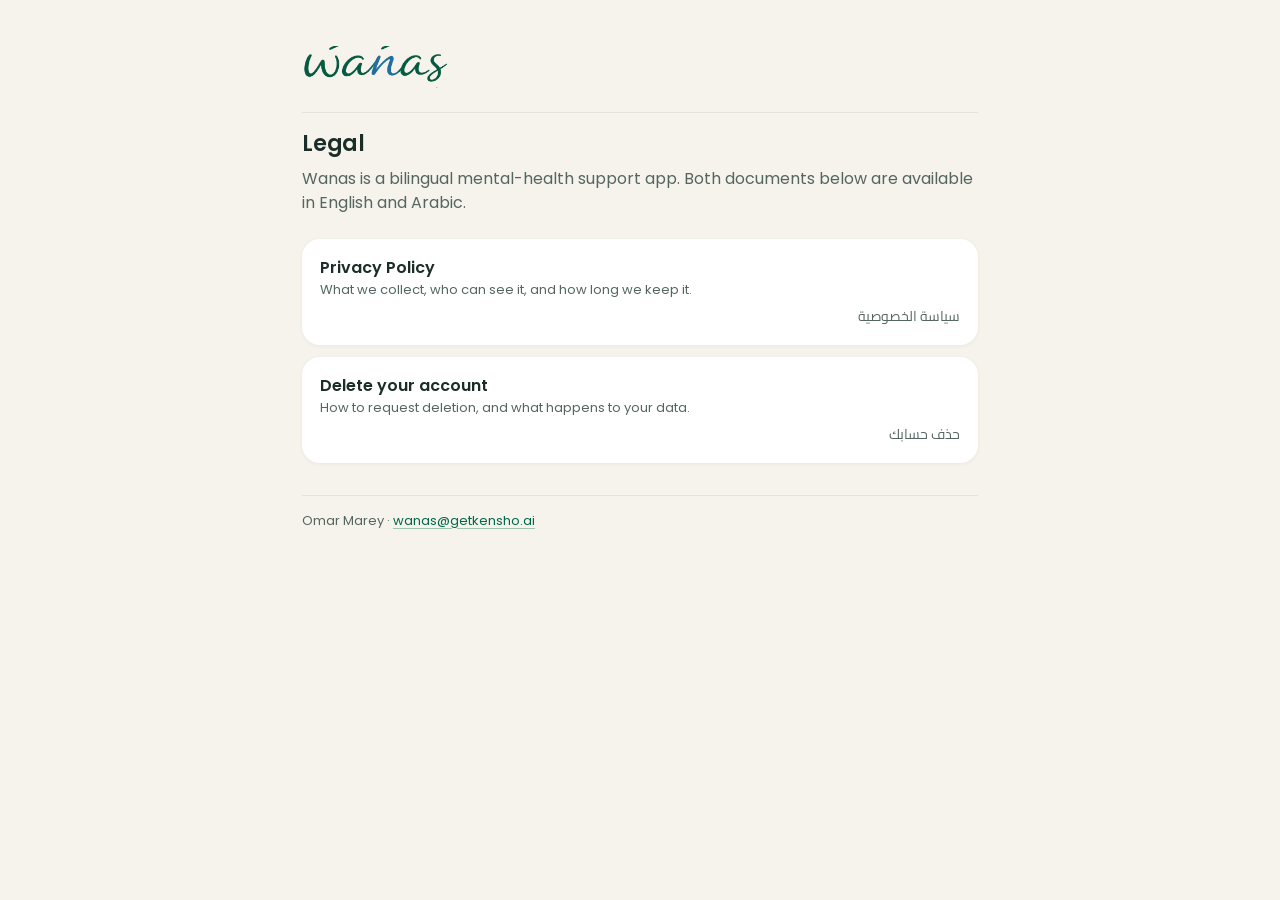
<file: index.html>
<!doctype html>
<html lang="en" dir="ltr">
<head>
<meta charset="utf-8">
<meta name="viewport" content="width=device-width, initial-scale=1">
<title>Wanas — Legal</title>
<meta name="description" content="Wanas privacy policy and account deletion.">
<meta name="theme-color" content="#F6F3EC">
<link rel="stylesheet" href="style.css">
<style>
  .links { display: grid; gap: var(--sp-md); margin-top: var(--sp-xl); }
  .links a {
    display: block;
    background: var(--card);
    border-radius: var(--r-lg);
    padding: var(--sp-card);
    box-shadow: var(--e-raised);
    text-decoration: none;
    color: var(--ink);
  }
  .links a:hover { box-shadow: var(--e-soft); }
  .links .t { font-size: 16px; line-height: 22px; font-weight: 600; }
  .links .d { font-size: 13px; line-height: 18px; color: var(--slate); margin-top: 2px; }
  .links .ar { font-family: var(--font-arabic); direction: rtl; margin-top: 6px; color: var(--slate); font-size: 14px; }
</style>
</head>
<body>
<div class="wrap">

<header class="masthead">
  <a class="brand" href="index.html">
    <img src="wanas-logo.png" alt="Wanas" width="520" height="149">
  </a>
</header>

<h1>Legal</h1>
<p class="lede">Wanas is a bilingual mental-health support app. Both documents below are available in English and Arabic.</p>

<nav class="links">
  <a href="privacy-policy.html">
    <div class="t">Privacy Policy</div>
    <div class="d">What we collect, who can see it, and how long we keep it.</div>
    <div class="ar">سياسة الخصوصية</div>
  </a>
  <a href="delete-account.html">
    <div class="t">Delete your account</div>
    <div class="d">How to request deletion, and what happens to your data.</div>
    <div class="ar">حذف حسابك</div>
  </a>
</nav>

<footer>
  <p>Omar Marey · <a href="mailto:wanas@getkensho.ai">wanas@getkensho.ai</a></p>
</footer>

</div>
</body>
</html>
</file>
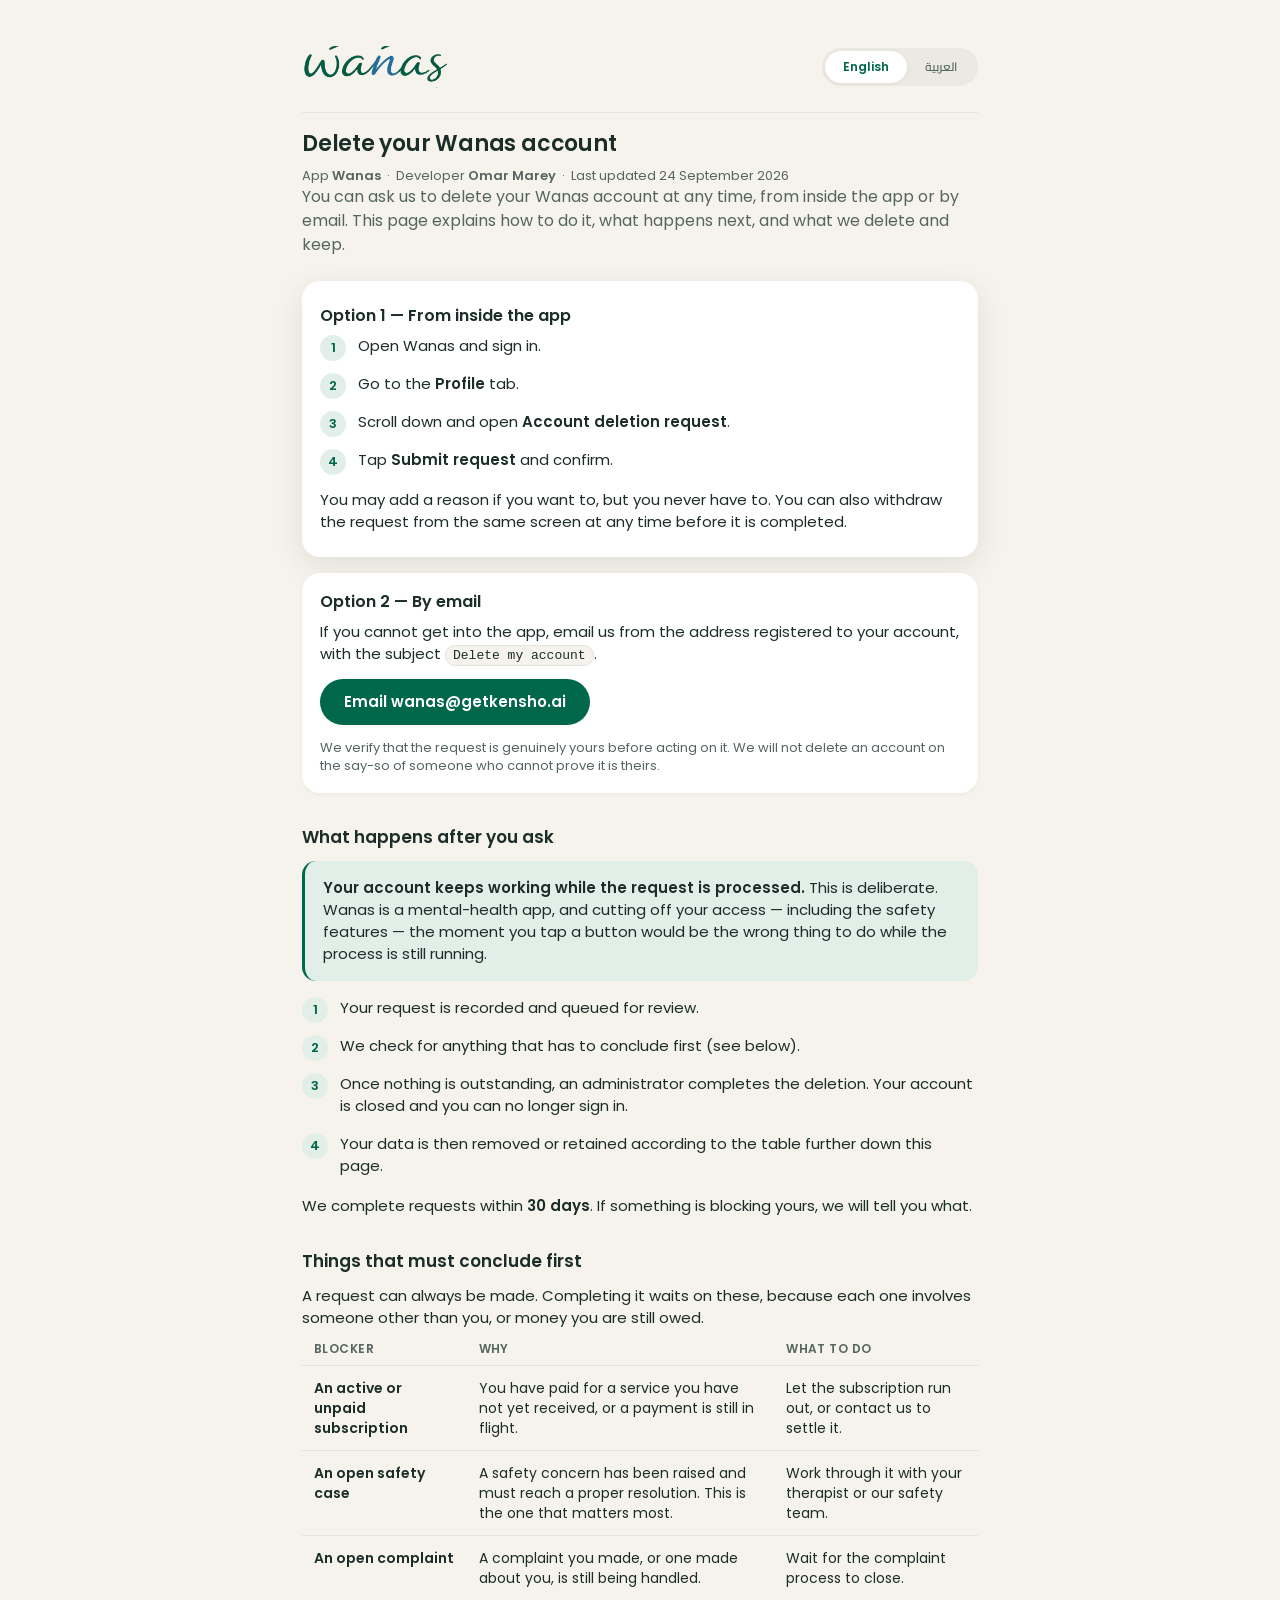
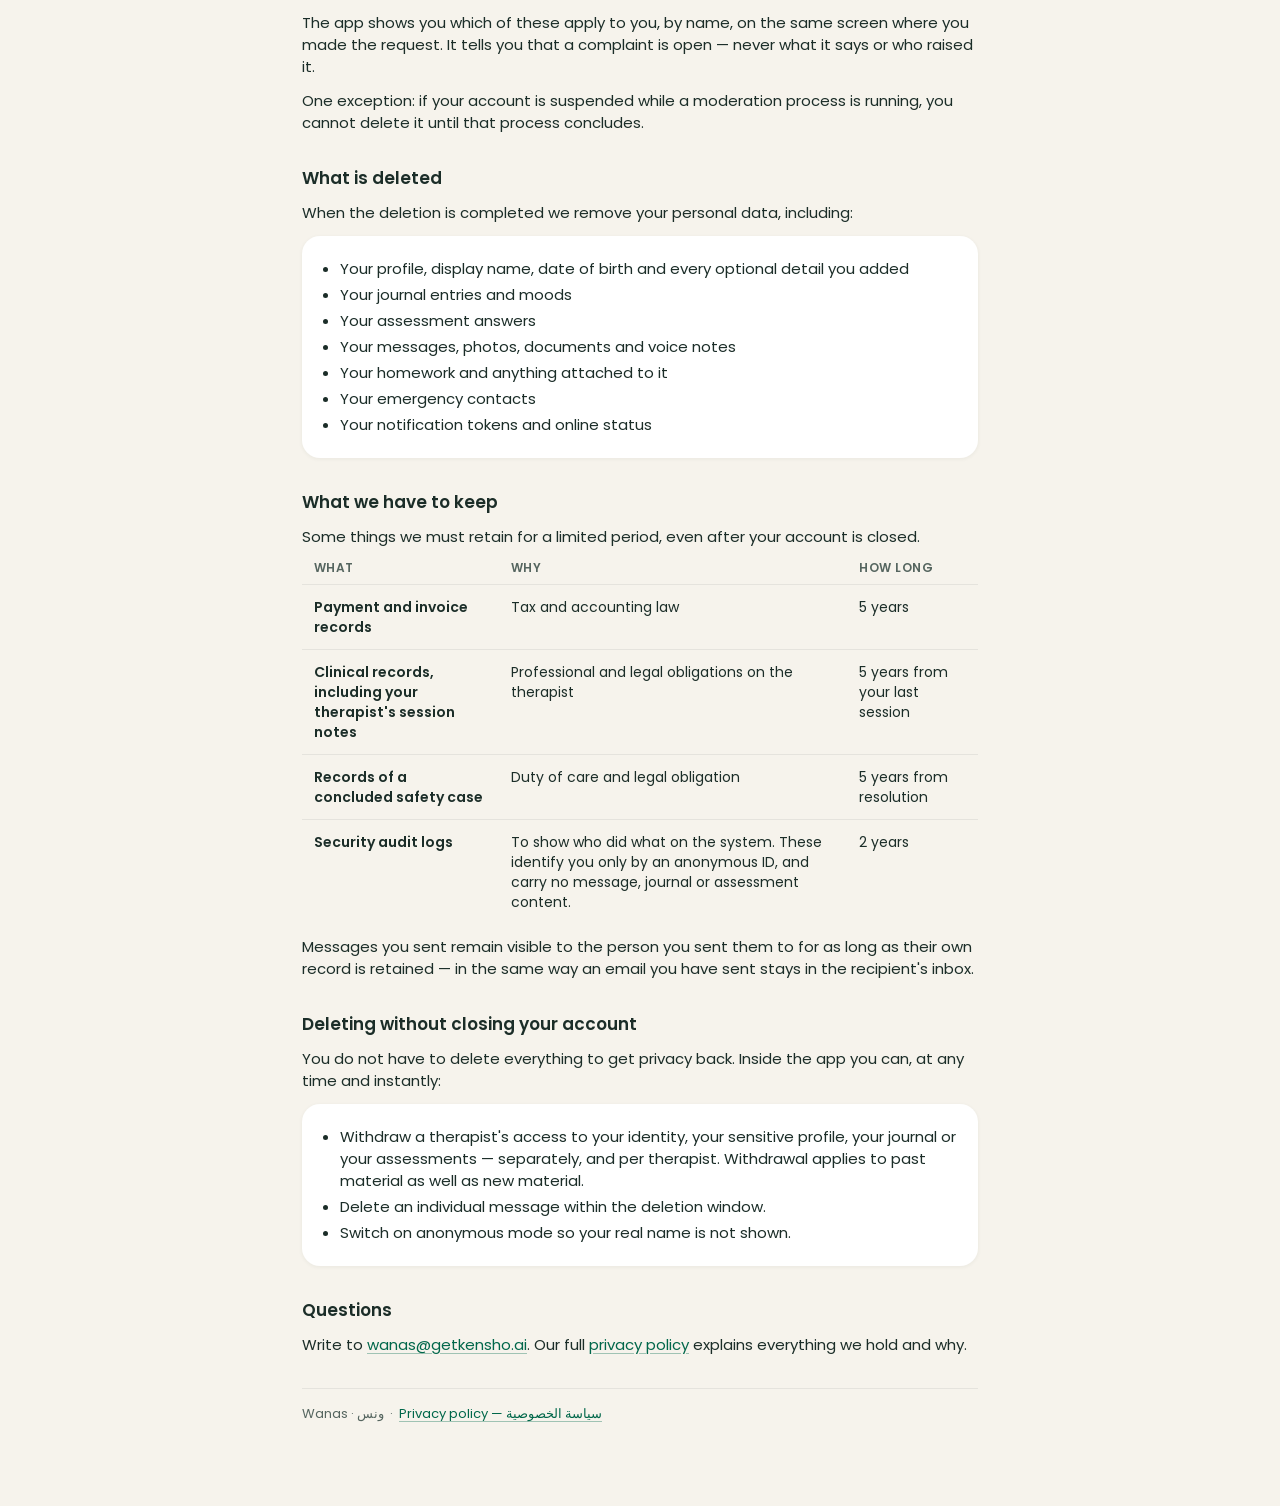
<file: delete-account.html>
<!doctype html>
<html lang="en" dir="ltr">
<head>
<meta charset="utf-8">
<meta name="viewport" content="width=device-width, initial-scale=1">
<title>Wanas — Delete your account</title>
<meta name="description" content="How to request deletion of your Wanas account and what happens to your data afterwards.">
<meta name="theme-color" content="#F6F3EC">
<link rel="stylesheet" href="style.css">
</head>
<body>
<div class="wrap">

<header class="masthead">
  <a class="brand" href="index.html">
    <img src="wanas-logo.png" alt="Wanas" width="520" height="149">
  </a>
  <div class="segmented" role="group" aria-label="Language">
    <button id="btn-en" aria-pressed="true" onclick="setLang('en')">English</button>
    <button id="btn-ar" aria-pressed="false" onclick="setLang('ar')">العربية</button>
  </div>
</header>

<!-- ══════════════════════════ ENGLISH ══════════════════════════ -->
<div class="lang on" id="en">

<h1>Delete your Wanas account</h1>
<p class="meta">App <strong>Wanas</strong> &nbsp;·&nbsp; Developer <strong>Omar Marey</strong> &nbsp;·&nbsp; Last updated 24 September 2026</p>

<p class="lede">You can ask us to delete your Wanas account at any time, from inside the app or by email. This page explains how to do it, what happens next, and what we delete and keep.</p>

<div class="card hero">
  <h3>Option 1 — From inside the app</h3>
  <ol class="steps">
    <li>Open Wanas and sign in.</li>
    <li>Go to the <strong>Profile</strong> tab.</li>
    <li>Scroll down and open <strong>Account deletion request</strong>.</li>
    <li>Tap <strong>Submit request</strong> and confirm.</li>
  </ol>
  <p style="margin-top:18px">You may add a reason if you want to, but you never have to. You can also withdraw the request from the same screen at any time before it is completed.</p>
</div>

<div class="card">
  <h3>Option 2 — By email</h3>
  <p>If you cannot get into the app, email us from the address registered to your account, with the subject <code>Delete my account</code>.</p>
  <p><a class="btn" href="mailto:wanas@getkensho.ai?subject=Delete%20my%20account">Email wanas@getkensho.ai</a></p>
  <p class="meta" style="margin-top:14px">We verify that the request is genuinely yours before acting on it. We will not delete an account on the say-so of someone who cannot prove it is theirs.</p>
</div>

<h2>What happens after you ask</h2>

<div class="callout good">
  <p><strong>Your account keeps working while the request is processed.</strong> This is deliberate. Wanas is a mental-health app, and cutting off your access — including the safety features — the moment you tap a button would be the wrong thing to do while the process is still running.</p>
</div>

<ol class="steps">
  <li>Your request is recorded and queued for review.</li>
  <li>We check for anything that has to conclude first (see below).</li>
  <li>Once nothing is outstanding, an administrator completes the deletion. Your account is closed and you can no longer sign in.</li>
  <li>Your data is then removed or retained according to the table further down this page.</li>
</ol>

<p style="margin-top:18px">We complete requests within <strong>30 days</strong>. If something is blocking yours, we will tell you what.</p>

<h2>Things that must conclude first</h2>
<p>A request can always be made. Completing it waits on these, because each one involves someone other than you, or money you are still owed.</p>
<table>
  <thead><tr><th>Blocker</th><th>Why</th><th>What to do</th></tr></thead>
  <tbody>
    <tr>
      <td>An active or unpaid subscription</td>
      <td>You have paid for a service you have not yet received, or a payment is still in flight.</td>
      <td>Let the subscription run out, or contact us to settle it.</td>
    </tr>
    <tr>
      <td>An open safety case</td>
      <td>A safety concern has been raised and must reach a proper resolution. This is the one that matters most.</td>
      <td>Work through it with your therapist or our safety team.</td>
    </tr>
    <tr>
      <td>An open complaint</td>
      <td>A complaint you made, or one made about you, is still being handled.</td>
      <td>Wait for the complaint process to close.</td>
    </tr>
  </tbody>
</table>
<p>The app shows you which of these apply to you, by name, on the same screen where you made the request. It tells you that a complaint is open — never what it says or who raised it.</p>
<p>One exception: if your account is suspended while a moderation process is running, you cannot delete it until that process concludes.</p>

<h2>What is deleted</h2>
<p>When the deletion is completed we remove your personal data, including:</p>
<div class="card">
  <ul>
    <li>Your profile, display name, date of birth and every optional detail you added</li>
    <li>Your journal entries and moods</li>
    <li>Your assessment answers</li>
    <li>Your messages, photos, documents and voice notes</li>
    <li>Your homework and anything attached to it</li>
    <li>Your emergency contacts</li>
    <li>Your notification tokens and online status</li>
  </ul>
</div>

<h2>What we have to keep</h2>
<p>Some things we must retain for a limited period, even after your account is closed.</p>
<table>
  <thead><tr><th>What</th><th>Why</th><th>How long</th></tr></thead>
  <tbody>
    <tr><td>Payment and invoice records</td><td>Tax and accounting law</td><td>5 years</td></tr>
    <tr><td>Clinical records, including your therapist's session notes</td><td>Professional and legal obligations on the therapist</td><td>5 years from your last session</td></tr>
    <tr><td>Records of a concluded safety case</td><td>Duty of care and legal obligation</td><td>5 years from resolution</td></tr>
    <tr><td>Security audit logs</td><td>To show who did what on the system. These identify you only by an anonymous ID, and carry no message, journal or assessment content.</td><td>2 years</td></tr>
  </tbody>
</table>

<p>Messages you sent remain visible to the person you sent them to for as long as their own record is retained — in the same way an email you have sent stays in the recipient's inbox.</p>

<h2>Deleting without closing your account</h2>
<p>You do not have to delete everything to get privacy back. Inside the app you can, at any time and instantly:</p>
<div class="card">
  <ul>
    <li>Withdraw a therapist's access to your identity, your sensitive profile, your journal or your assessments — separately, and per therapist. Withdrawal applies to past material as well as new material.</li>
    <li>Delete an individual message within the deletion window.</li>
    <li>Switch on anonymous mode so your real name is not shown.</li>
  </ul>
</div>

<h2>Questions</h2>
<p>Write to <a href="mailto:wanas@getkensho.ai">wanas@getkensho.ai</a>. Our full <a href="privacy-policy.html">privacy policy</a> explains everything we hold and why.</p>

</div>

<!-- ══════════════════════════ ARABIC ══════════════════════════ -->
<div class="lang" id="ar" dir="rtl" lang="ar">

<h1>حذف حسابك في ونس</h1>
<p class="meta">التطبيق <strong>ونس</strong> &nbsp;·&nbsp; المطوّر <strong>عمر مرعي</strong> &nbsp;·&nbsp; آخر تحديث ٢٤ سبتمبر ٢٠٢٦</p>

<p class="lede">يمكنك أن تطلب منا حذف حسابك في ونس في أي وقت، من داخل التطبيق أو عبر البريد الإلكتروني. توضح هذه الصفحة كيف تفعل ذلك، وماذا يحدث بعده، وما الذي نحذفه وما الذي نحتفظ به.</p>

<div class="card hero">
  <h3>الطريقة الأولى — من داخل التطبيق</h3>
  <ol class="steps">
    <li>افتح ونس وسجّل الدخول.</li>
    <li>انتقل إلى تبويب <strong>الملف الشخصي</strong>.</li>
    <li>انزل لأسفل وافتح <strong>طلب حذف الحساب</strong>.</li>
    <li>اضغط <strong>قدّم الطلب</strong> ثم أكّد.</li>
  </ol>
  <p style="margin-top:18px">يمكنك إضافة سبب إن أردت، لكنك لست مضطرًا أبدًا. ويمكنك كذلك سحب الطلب من الشاشة نفسها في أي وقت قبل اكتماله.</p>
</div>

<div class="card">
  <h3>الطريقة الثانية — عبر البريد الإلكتروني</h3>
  <p>إذا تعذّر عليك الدخول إلى التطبيق، راسلنا من البريد المسجّل في حسابك وليكن الموضوع <code>حذف حسابي</code>.</p>
  <p><a class="btn" href="mailto:wanas@getkensho.ai?subject=%D8%AD%D8%B0%D9%81%20%D8%AD%D8%B3%D8%A7%D8%A8%D9%8A">راسلنا على wanas@getkensho.ai</a></p>
  <p class="meta" style="margin-top:14px">ونتحقق من أن الطلب صادر منك فعلًا قبل تنفيذه. فلن نحذف حسابًا بناءً على كلام شخص لا يستطيع إثبات أنه صاحبه.</p>
</div>

<h2>ماذا يحدث بعد طلبك</h2>

<div class="callout good">
  <p><strong>يظل حسابك يعمل أثناء معالجة الطلب.</strong> وهذا مقصود. ونس تطبيق للصحة النفسية، وقطع وصولك — بما في ذلك خصائص السلامة — بمجرد ضغطك على زر سيكون تصرفًا خاطئًا والإجراء ما زال جاريًا.</p>
</div>

<ol class="steps">
  <li>يُسجَّل طلبك ويُدرَج للمراجعة.</li>
  <li>نتحقق مما يجب أن ينتهي أولًا (انظر أدناه).</li>
  <li>وحين لا يتبقى شيء معلّق، يُتِم أحد المشرفين الحذف. يُغلق حسابك ولن تستطيع تسجيل الدخول بعدها.</li>
  <li>ثم تُحذف بياناتك أو يُحتفظ بها وفق الجدول الوارد أسفل هذه الصفحة.</li>
</ol>

<p style="margin-top:18px">ونُتِم الطلبات خلال <strong>٣٠ يومًا</strong>. وإن كان هناك ما يعطّل طلبك، فسنخبرك به.</p>

<h2>ما يجب أن ينتهي أولًا</h2>
<p>يمكن تقديم الطلب دائمًا. أما إتمامه فينتظر هذه الأمور، لأن كلًّا منها يخص شخصًا آخر غيرك أو مالًا ما زال مستحقًا لك.</p>
<table>
  <thead><tr><th>المعطِّل</th><th>السبب</th><th>ما ينبغي فعله</th></tr></thead>
  <tbody>
    <tr>
      <td>اشتراك ساري أو غير مسدد</td>
      <td>دفعت مقابل خدمة لم تحصل عليها بعد، أو هناك عملية دفع ما زالت جارية.</td>
      <td>اترك الاشتراك ينتهي، أو تواصل معنا لتسويته.</td>
    </tr>
    <tr>
      <td>حالة سلامة مفتوحة</td>
      <td>أُثيرت مسألة تتعلق بالسلامة ويجب أن تصل إلى خاتمة سليمة. وهذا هو الأهم بينها.</td>
      <td>استكملها مع معالجك أو مع فريق السلامة لدينا.</td>
    </tr>
    <tr>
      <td>شكوى مفتوحة</td>
      <td>شكوى قدّمتها أنت أو قُدِّمت بشأنك وما زالت قيد المعالجة.</td>
      <td>انتظر إغلاق إجراء الشكوى.</td>
    </tr>
  </tbody>
</table>
<p>ويعرض لك التطبيق أيًّا من هذه ينطبق عليك، بالاسم، على الشاشة نفسها التي قدّمت منها الطلب. فيخبرك بأن هناك شكوى مفتوحة — لا بما ورد فيها ولا بمن قدّمها.</p>
<p>واستثناء واحد: إذا كان حسابك موقوفًا أثناء إجراء إشرافي، فلن تتمكن من حذفه حتى ينتهي ذلك الإجراء.</p>

<h2>ما يُحذف</h2>
<p>عند إتمام الحذف نزيل بياناتك الشخصية، ومنها:</p>
<div class="card">
  <ul>
    <li>ملفك الشخصي واسم العرض وتاريخ الميلاد وكل تفصيل اختياري أضفته</li>
    <li>تدوينات يومياتك وحالاتك المزاجية</li>
    <li>إجابات تقييماتك</li>
    <li>رسائلك وصورك ومستنداتك ورسائلك الصوتية</li>
    <li>واجباتك وما أُرفق بها</li>
    <li>جهات اتصال الطوارئ الخاصة بك</li>
    <li>رموز الإشعارات وحالة اتصالك</li>
  </ul>
</div>

<h2>ما يلزمنا الاحتفاظ به</h2>
<p>هناك أمور يلزمنا الاحتفاظ بها مدةً محددة، حتى بعد إغلاق حسابك.</p>
<table>
  <thead><tr><th>ما هو</th><th>السبب</th><th>المدة</th></tr></thead>
  <tbody>
    <tr><td>سجلات الدفع والفواتير</td><td>القانون الضريبي والمحاسبي</td><td>٥ سنوات</td></tr>
    <tr><td>السجلات الإكلينيكية، ومنها ملاحظات جلسات معالجك</td><td>التزامات مهنية وقانونية على المعالج</td><td>٥ سنوات من آخر جلسة</td></tr>
    <tr><td>سجلات حالة سلامة منتهية</td><td>واجب الرعاية والتزام قانوني</td><td>٥ سنوات من إغلاقها</td></tr>
    <tr><td>سجلات التدقيق الأمنية</td><td>لبيان من فعل ماذا في النظام. وهي لا تعرّفك إلا بمعرّف مجهول، ولا تحتوي على نص رسائل أو يوميات أو تقييمات.</td><td>سنتان</td></tr>
  </tbody>
</table>

<p>وتبقى الرسائل التي أرسلتها ظاهرة لمن أرسلتها إليه ما دام سجله هو محفوظًا، تمامًا كرسالة بريد أرسلتها فبقيت في بريد المستلم.</p>

<h2>الحذف دون إغلاق الحساب</h2>
<p>لست مضطرًا لحذف كل شيء لتستعيد خصوصيتك. فداخل التطبيق يمكنك، في أي وقت وفورًا:</p>
<div class="card">
  <ul>
    <li>سحب وصول معالج إلى هويتك أو ملفك الحساس أو يومياتك أو تقييماتك — كلٌّ على حدة، ولكل معالج بمفرده. والسحب يسري على ما مضى كما على الجديد.</li>
    <li>حذف رسالة بعينها خلال مهلة الحذف.</li>
    <li>تفعيل الوضع المجهول فلا يظهر اسمك الحقيقي.</li>
  </ul>
</div>

<h2>استفسارات</h2>
<p>راسلنا على <a href="mailto:wanas@getkensho.ai">wanas@getkensho.ai</a>. وتشرح <a href="privacy-policy.html">سياسة الخصوصية</a> الكاملة كل ما نحتفظ به وسببه.</p>

</div>

<footer>
  <p>Wanas · ونس &nbsp;·&nbsp; <a href="privacy-policy.html">Privacy policy — سياسة الخصوصية</a></p>
</footer>

</div>

<script>
function setLang(code) {
  document.querySelectorAll('.lang').forEach(function (el) {
    el.classList.toggle('on', el.id === code);
  });
  document.getElementById('btn-en').setAttribute('aria-pressed', String(code === 'en'));
  document.getElementById('btn-ar').setAttribute('aria-pressed', String(code === 'ar'));
  document.documentElement.lang = code;
  document.documentElement.dir = code === 'ar' ? 'rtl' : 'ltr';
  try { localStorage.setItem('wanas-legal-lang', code); } catch (e) { /* private mode */ }
}
try {
  var saved = localStorage.getItem('wanas-legal-lang');
  if (saved === 'ar' || saved === 'en') setLang(saved);
  else if ((navigator.language || '').slice(0, 2) === 'ar') setLang('ar');
} catch (e) { /* private mode */ }
</script>

</body>
</html>
</file>
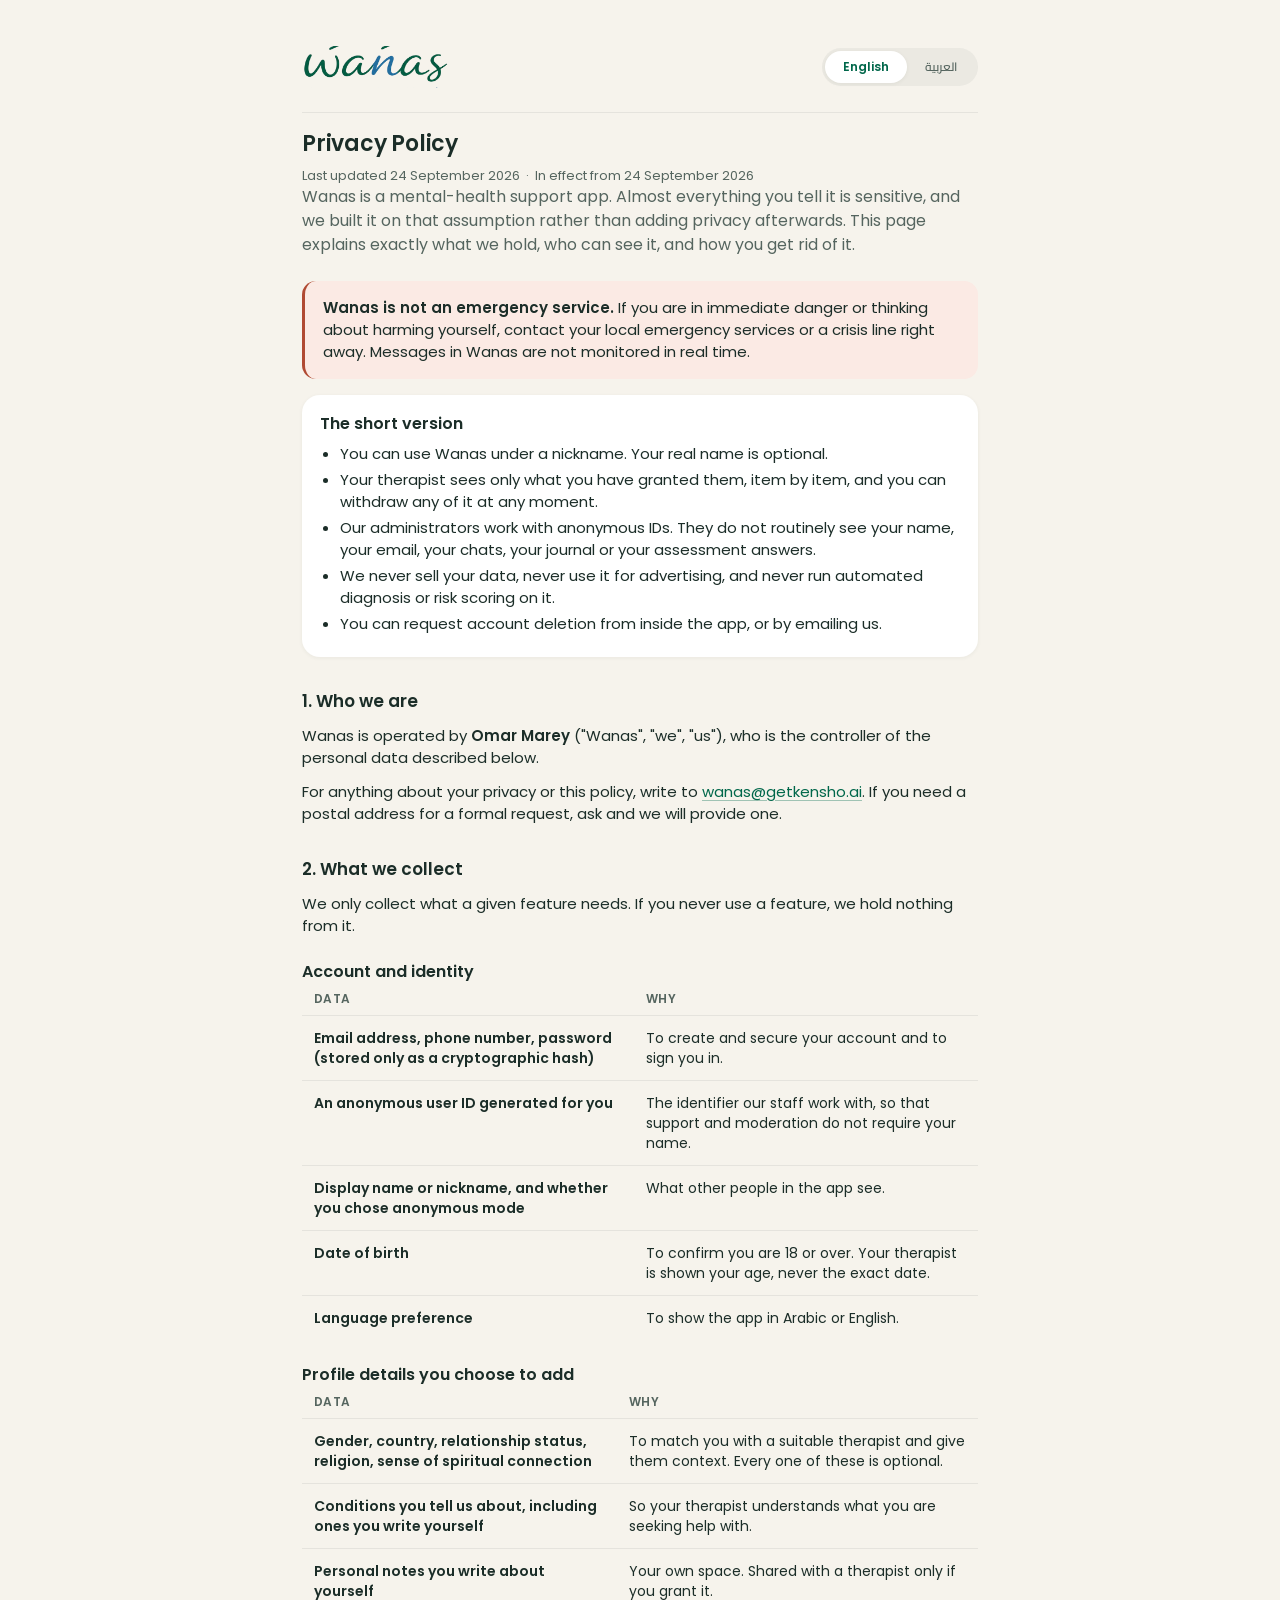
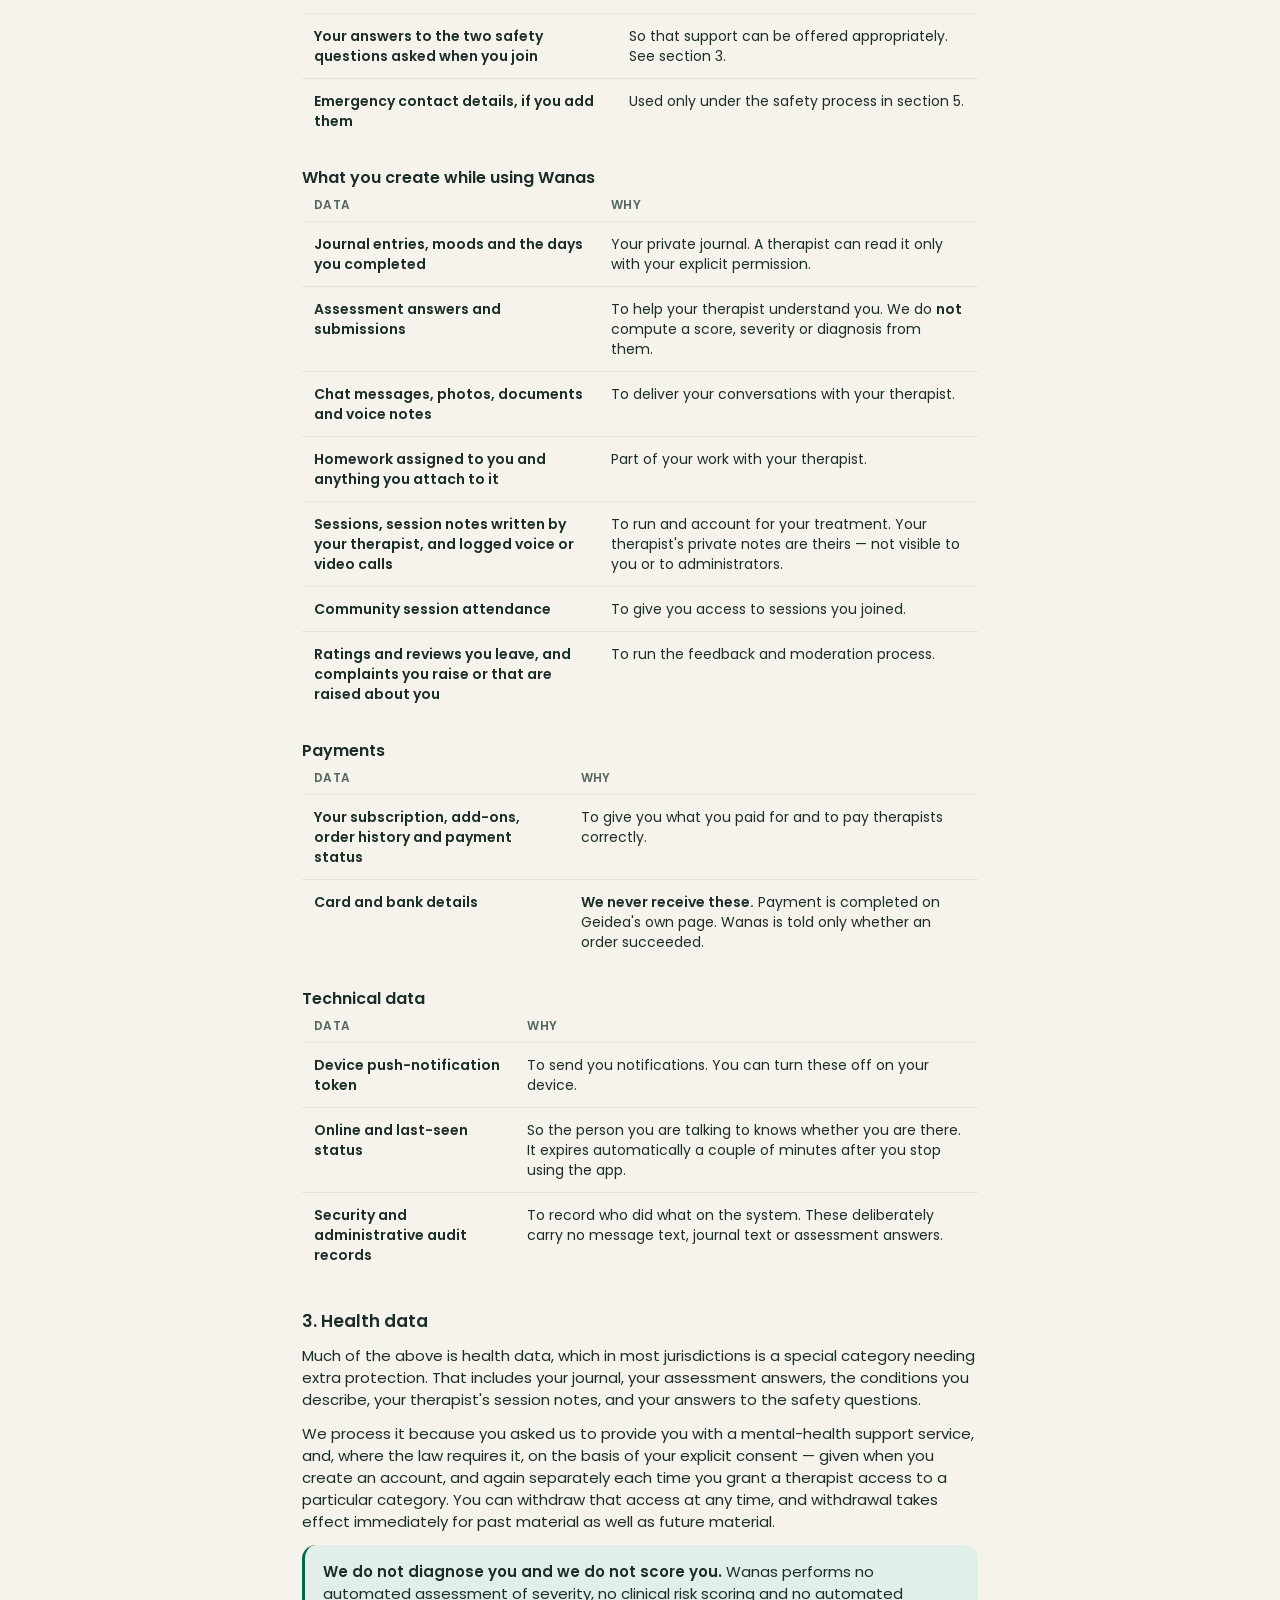
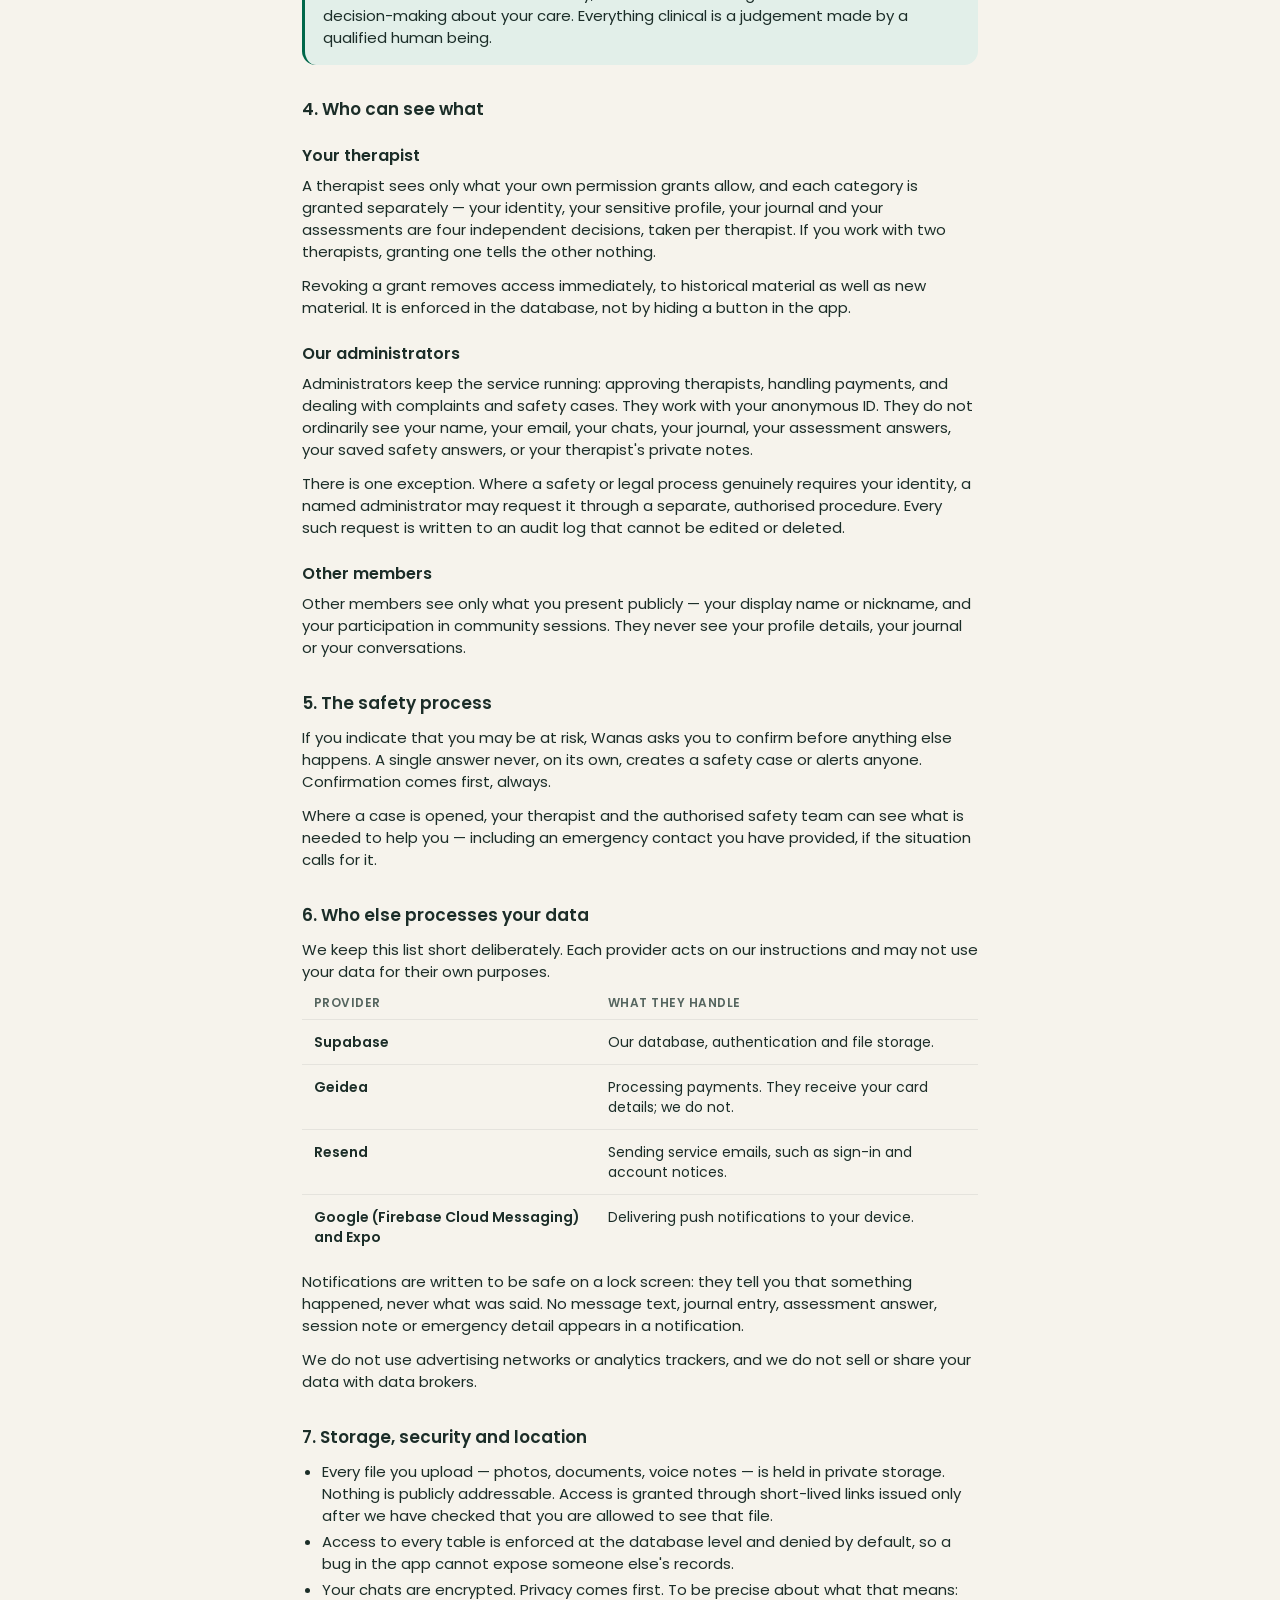
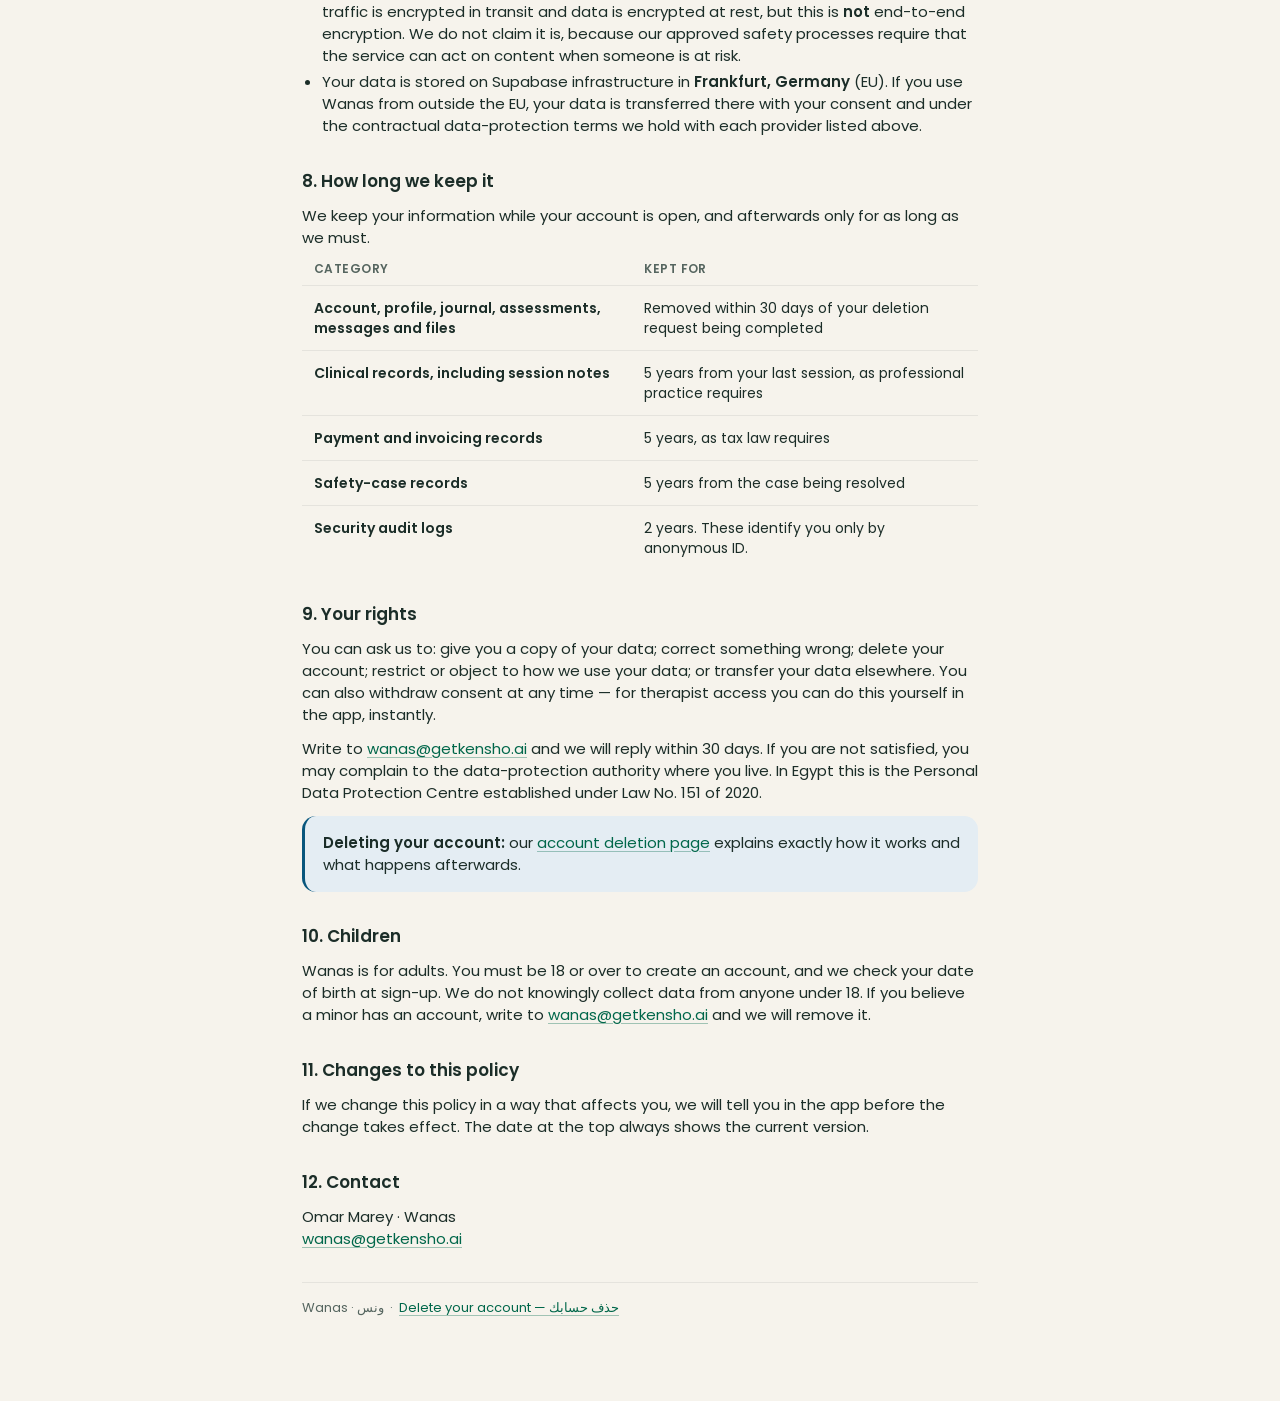
<file: privacy-policy.html>
<!doctype html>
<html lang="en" dir="ltr">
<head>
<meta charset="utf-8">
<meta name="viewport" content="width=device-width, initial-scale=1">
<title>Wanas — Privacy Policy</title>
<meta name="description" content="How the Wanas mental-health support app collects, uses, protects and deletes your information.">
<meta name="theme-color" content="#F6F3EC">
<link rel="stylesheet" href="style.css">
</head>
<body>
<div class="wrap">

<header class="masthead">
  <a class="brand" href="index.html">
    <img src="wanas-logo.png" alt="Wanas" width="520" height="149">
  </a>
  <div class="segmented" role="group" aria-label="Language">
    <button id="btn-en" aria-pressed="true" onclick="setLang('en')">English</button>
    <button id="btn-ar" aria-pressed="false" onclick="setLang('ar')">العربية</button>
  </div>
</header>

<!-- ══════════════════════════ ENGLISH ══════════════════════════ -->
<div class="lang on" id="en">

<h1>Privacy Policy</h1>
<p class="meta">Last updated 24 September 2026 &nbsp;·&nbsp; In effect from 24 September 2026</p>

<p class="lede">Wanas is a mental-health support app. Almost everything you tell it is sensitive, and we built it on that assumption rather than adding privacy afterwards. This page explains exactly what we hold, who can see it, and how you get rid of it.</p>

<div class="callout alert">
  <p><strong>Wanas is not an emergency service.</strong> If you are in immediate danger or thinking about harming yourself, contact your local emergency services or a crisis line right away. Messages in Wanas are not monitored in real time.</p>
</div>

<div class="card">
  <h3>The short version</h3>
  <ul>
    <li>You can use Wanas under a nickname. Your real name is optional.</li>
    <li>Your therapist sees only what you have granted them, item by item, and you can withdraw any of it at any moment.</li>
    <li>Our administrators work with anonymous IDs. They do not routinely see your name, your email, your chats, your journal or your assessment answers.</li>
    <li>We never sell your data, never use it for advertising, and never run automated diagnosis or risk scoring on it.</li>
    <li>You can request account deletion from inside the app, or by emailing us.</li>
  </ul>
</div>

<h2>1. Who we are</h2>
<p>Wanas is operated by <strong>Omar Marey</strong> ("Wanas", "we", "us"), who is the controller of the personal data described below.</p>
<p>For anything about your privacy or this policy, write to <a href="mailto:wanas@getkensho.ai">wanas@getkensho.ai</a>. If you need a postal address for a formal request, ask and we will provide one.</p>

<h2>2. What we collect</h2>
<p>We only collect what a given feature needs. If you never use a feature, we hold nothing from it.</p>

<h3>Account and identity</h3>
<table>
  <thead><tr><th>Data</th><th>Why</th></tr></thead>
  <tbody>
    <tr><td>Email address, phone number, password (stored only as a cryptographic hash)</td><td>To create and secure your account and to sign you in.</td></tr>
    <tr><td>An anonymous user ID generated for you</td><td>The identifier our staff work with, so that support and moderation do not require your name.</td></tr>
    <tr><td>Display name or nickname, and whether you chose anonymous mode</td><td>What other people in the app see.</td></tr>
    <tr><td>Date of birth</td><td>To confirm you are 18 or over. Your therapist is shown your age, never the exact date.</td></tr>
    <tr><td>Language preference</td><td>To show the app in Arabic or English.</td></tr>
  </tbody>
</table>

<h3>Profile details you choose to add</h3>
<table>
  <thead><tr><th>Data</th><th>Why</th></tr></thead>
  <tbody>
    <tr><td>Gender, country, relationship status, religion, sense of spiritual connection</td><td>To match you with a suitable therapist and give them context. Every one of these is optional.</td></tr>
    <tr><td>Conditions you tell us about, including ones you write yourself</td><td>So your therapist understands what you are seeking help with.</td></tr>
    <tr><td>Personal notes you write about yourself</td><td>Your own space. Shared with a therapist only if you grant it.</td></tr>
    <tr><td>Your answers to the two safety questions asked when you join</td><td>So that support can be offered appropriately. See section 3.</td></tr>
    <tr><td>Emergency contact details, if you add them</td><td>Used only under the safety process in section 5.</td></tr>
  </tbody>
</table>

<h3>What you create while using Wanas</h3>
<table>
  <thead><tr><th>Data</th><th>Why</th></tr></thead>
  <tbody>
    <tr><td>Journal entries, moods and the days you completed</td><td>Your private journal. A therapist can read it only with your explicit permission.</td></tr>
    <tr><td>Assessment answers and submissions</td><td>To help your therapist understand you. We do <strong>not</strong> compute a score, severity or diagnosis from them.</td></tr>
    <tr><td>Chat messages, photos, documents and voice notes</td><td>To deliver your conversations with your therapist.</td></tr>
    <tr><td>Homework assigned to you and anything you attach to it</td><td>Part of your work with your therapist.</td></tr>
    <tr><td>Sessions, session notes written by your therapist, and logged voice or video calls</td><td>To run and account for your treatment. Your therapist's private notes are theirs — not visible to you or to administrators.</td></tr>
    <tr><td>Community session attendance</td><td>To give you access to sessions you joined.</td></tr>
    <tr><td>Ratings and reviews you leave, and complaints you raise or that are raised about you</td><td>To run the feedback and moderation process.</td></tr>
  </tbody>
</table>

<h3>Payments</h3>
<table>
  <thead><tr><th>Data</th><th>Why</th></tr></thead>
  <tbody>
    <tr><td>Your subscription, add-ons, order history and payment status</td><td>To give you what you paid for and to pay therapists correctly.</td></tr>
    <tr><td>Card and bank details</td><td><strong>We never receive these.</strong> Payment is completed on Geidea's own page. Wanas is told only whether an order succeeded.</td></tr>
  </tbody>
</table>

<h3>Technical data</h3>
<table>
  <thead><tr><th>Data</th><th>Why</th></tr></thead>
  <tbody>
    <tr><td>Device push-notification token</td><td>To send you notifications. You can turn these off on your device.</td></tr>
    <tr><td>Online and last-seen status</td><td>So the person you are talking to knows whether you are there. It expires automatically a couple of minutes after you stop using the app.</td></tr>
    <tr><td>Security and administrative audit records</td><td>To record who did what on the system. These deliberately carry no message text, journal text or assessment answers.</td></tr>
  </tbody>
</table>

<h2>3. Health data</h2>
<p>Much of the above is health data, which in most jurisdictions is a special category needing extra protection. That includes your journal, your assessment answers, the conditions you describe, your therapist's session notes, and your answers to the safety questions.</p>
<p>We process it because you asked us to provide you with a mental-health support service, and, where the law requires it, on the basis of your explicit consent — given when you create an account, and again separately each time you grant a therapist access to a particular category. You can withdraw that access at any time, and withdrawal takes effect immediately for past material as well as future material.</p>

<div class="callout good">
  <p><strong>We do not diagnose you and we do not score you.</strong> Wanas performs no automated assessment of severity, no clinical risk scoring and no automated decision-making about your care. Everything clinical is a judgement made by a qualified human being.</p>
</div>

<h2>4. Who can see what</h2>

<h3>Your therapist</h3>
<p>A therapist sees only what your own permission grants allow, and each category is granted separately — your identity, your sensitive profile, your journal and your assessments are four independent decisions, taken per therapist. If you work with two therapists, granting one tells the other nothing.</p>
<p>Revoking a grant removes access immediately, to historical material as well as new material. It is enforced in the database, not by hiding a button in the app.</p>

<h3>Our administrators</h3>
<p>Administrators keep the service running: approving therapists, handling payments, and dealing with complaints and safety cases. They work with your anonymous ID. They do not ordinarily see your name, your email, your chats, your journal, your assessment answers, your saved safety answers, or your therapist's private notes.</p>
<p>There is one exception. Where a safety or legal process genuinely requires your identity, a named administrator may request it through a separate, authorised procedure. Every such request is written to an audit log that cannot be edited or deleted.</p>

<h3>Other members</h3>
<p>Other members see only what you present publicly — your display name or nickname, and your participation in community sessions. They never see your profile details, your journal or your conversations.</p>

<h2>5. The safety process</h2>
<p>If you indicate that you may be at risk, Wanas asks you to confirm before anything else happens. A single answer never, on its own, creates a safety case or alerts anyone. Confirmation comes first, always.</p>
<p>Where a case is opened, your therapist and the authorised safety team can see what is needed to help you — including an emergency contact you have provided, if the situation calls for it.</p>

<h2>6. Who else processes your data</h2>
<p>We keep this list short deliberately. Each provider acts on our instructions and may not use your data for their own purposes.</p>
<table>
  <thead><tr><th>Provider</th><th>What they handle</th></tr></thead>
  <tbody>
    <tr><td>Supabase</td><td>Our database, authentication and file storage.</td></tr>
    <tr><td>Geidea</td><td>Processing payments. They receive your card details; we do not.</td></tr>
    <tr><td>Resend</td><td>Sending service emails, such as sign-in and account notices.</td></tr>
    <tr><td>Google (Firebase Cloud Messaging) and Expo</td><td>Delivering push notifications to your device.</td></tr>
  </tbody>
</table>
<p>Notifications are written to be safe on a lock screen: they tell you that something happened, never what was said. No message text, journal entry, assessment answer, session note or emergency detail appears in a notification.</p>
<p>We do not use advertising networks or analytics trackers, and we do not sell or share your data with data brokers.</p>

<h2>7. Storage, security and location</h2>
<ul>
  <li>Every file you upload — photos, documents, voice notes — is held in private storage. Nothing is publicly addressable. Access is granted through short-lived links issued only after we have checked that you are allowed to see that file.</li>
  <li>Access to every table is enforced at the database level and denied by default, so a bug in the app cannot expose someone else's records.</li>
  <li>Your chats are encrypted. Privacy comes first. To be precise about what that means: traffic is encrypted in transit and data is encrypted at rest, but this is <strong>not</strong> end-to-end encryption. We do not claim it is, because our approved safety processes require that the service can act on content when someone is at risk.</li>
  <li>Your data is stored on Supabase infrastructure in <strong>Frankfurt, Germany</strong> (EU). If you use Wanas from outside the EU, your data is transferred there with your consent and under the contractual data-protection terms we hold with each provider listed above.</li>
</ul>

<h2>8. How long we keep it</h2>
<p>We keep your information while your account is open, and afterwards only for as long as we must.</p>
<table>
  <thead><tr><th>Category</th><th>Kept for</th></tr></thead>
  <tbody>
    <tr><td>Account, profile, journal, assessments, messages and files</td><td>Removed within 30 days of your deletion request being completed</td></tr>
    <tr><td>Clinical records, including session notes</td><td>5 years from your last session, as professional practice requires</td></tr>
    <tr><td>Payment and invoicing records</td><td>5 years, as tax law requires</td></tr>
    <tr><td>Safety-case records</td><td>5 years from the case being resolved</td></tr>
    <tr><td>Security audit logs</td><td>2 years. These identify you only by anonymous ID.</td></tr>
  </tbody>
</table>

<h2>9. Your rights</h2>
<p>You can ask us to: give you a copy of your data; correct something wrong; delete your account; restrict or object to how we use your data; or transfer your data elsewhere. You can also withdraw consent at any time — for therapist access you can do this yourself in the app, instantly.</p>
<p>Write to <a href="mailto:wanas@getkensho.ai">wanas@getkensho.ai</a> and we will reply within 30 days. If you are not satisfied, you may complain to the data-protection authority where you live. In Egypt this is the Personal Data Protection Centre established under Law No. 151 of 2020.</p>

<div class="callout info">
  <p><strong>Deleting your account:</strong> our <a href="delete-account.html">account deletion page</a> explains exactly how it works and what happens afterwards.</p>
</div>

<h2>10. Children</h2>
<p>Wanas is for adults. You must be 18 or over to create an account, and we check your date of birth at sign-up. We do not knowingly collect data from anyone under 18. If you believe a minor has an account, write to <a href="mailto:wanas@getkensho.ai">wanas@getkensho.ai</a> and we will remove it.</p>

<h2>11. Changes to this policy</h2>
<p>If we change this policy in a way that affects you, we will tell you in the app before the change takes effect. The date at the top always shows the current version.</p>

<h2>12. Contact</h2>
<p>Omar Marey · Wanas<br>
<a href="mailto:wanas@getkensho.ai">wanas@getkensho.ai</a></p>

</div>

<!-- ══════════════════════════ ARABIC ══════════════════════════ -->
<div class="lang" id="ar" dir="rtl" lang="ar">

<h1>سياسة الخصوصية</h1>
<p class="meta">آخر تحديث ٢٤ سبتمبر ٢٠٢٦ &nbsp;·&nbsp; سارية من ٢٤ سبتمبر ٢٠٢٦</p>

<p class="lede">ونس تطبيق للدعم النفسي. كل ما تخبرنا به تقريبًا معلومات حساسة، وقد بنيناه على هذا الأساس منذ البداية لا كإضافة لاحقة. توضح هذه الصفحة ما نحتفظ به بالضبط، ومن يستطيع الاطلاع عليه، وكيف تتخلص منه.</p>

<div class="callout alert">
  <p><strong>ونس ليس خدمة طوارئ.</strong> إذا كنت في خطر مباشر أو تفكر في إيذاء نفسك، فاتصل بخدمات الطوارئ المحلية أو بخط أزمات على الفور. الرسائل داخل ونس لا تُراقَب لحظة بلحظة.</p>
</div>

<div class="card">
  <h3>باختصار</h3>
  <ul>
    <li>يمكنك استخدام ونس باسم مستعار. اسمك الحقيقي اختياري.</li>
    <li>لا يرى معالجك إلا ما منحته له، بندًا بندًا، ويمكنك سحب أي منها في أي لحظة.</li>
    <li>يعمل المشرفون لدينا بمعرّفات مجهولة. لا يرون عادةً اسمك ولا بريدك ولا محادثاتك ولا يومياتك ولا إجاباتك في التقييمات.</li>
    <li>لا نبيع بياناتك أبدًا، ولا نستخدمها في الإعلانات، ولا نجري عليها أي تشخيص آلي أو تقييم آلي للخطورة.</li>
    <li>يمكنك طلب حذف حسابك من داخل التطبيق أو عبر مراسلتنا بالبريد.</li>
  </ul>
</div>

<h2>١. من نحن</h2>
<p>يُشغّل ونس <strong>عمر مرعي</strong> («ونس»، «نحن»)، وهو المتحكم في البيانات الشخصية الموضحة أدناه.</p>
<p>لأي أمر يخص خصوصيتك أو هذه السياسة، راسلنا على <a href="mailto:wanas@getkensho.ai">wanas@getkensho.ai</a>. وإن احتجت عنوانًا بريديًا لطلب رسمي، فاطلبه ونوافيك به.</p>

<h2>٢. ما الذي نجمعه</h2>
<p>لا نجمع إلا ما تحتاجه الميزة التي تستخدمها. وإذا لم تستخدم ميزة ما، فلا نحتفظ بشيء منها.</p>

<h3>الحساب والهوية</h3>
<table>
  <thead><tr><th>البيانات</th><th>السبب</th></tr></thead>
  <tbody>
    <tr><td>البريد الإلكتروني ورقم الهاتف وكلمة المرور (تُحفظ مشفّرة فقط)</td><td>لإنشاء حسابك وتأمينه وتسجيل دخولك.</td></tr>
    <tr><td>معرّف مستخدم مجهول يُنشأ لك</td><td>هو المعرّف الذي يتعامل به فريقنا، حتى لا يحتاج الدعم أو الإشراف إلى اسمك.</td></tr>
    <tr><td>اسم العرض أو الاسم المستعار، وما إذا اخترت الوضع المجهول</td><td>ما يراه الآخرون داخل التطبيق.</td></tr>
    <tr><td>تاريخ الميلاد</td><td>للتأكد من أن عمرك ١٨ عامًا أو أكثر. ويُعرض لمعالجك عمرك فقط، لا التاريخ الدقيق.</td></tr>
    <tr><td>لغتك المفضلة</td><td>لعرض التطبيق بالعربية أو الإنجليزية.</td></tr>
  </tbody>
</table>

<h3>تفاصيل الملف الشخصي التي تختار إضافتها</h3>
<table>
  <thead><tr><th>البيانات</th><th>السبب</th></tr></thead>
  <tbody>
    <tr><td>النوع والدولة والحالة الاجتماعية والديانة والشعور بالاتصال الروحي</td><td>لترشيح معالج مناسب لك ولإعطائه سياقًا. وكلها اختيارية.</td></tr>
    <tr><td>الحالات التي تخبرنا بها، بما فيها ما تكتبه بنفسك</td><td>ليفهم معالجك ما الذي تطلب المساعدة بشأنه.</td></tr>
    <tr><td>ملاحظاتك الشخصية عن نفسك</td><td>مساحتك الخاصة. لا تُشارَك مع معالج إلا إذا منحته ذلك.</td></tr>
    <tr><td>إجاباتك عن سؤالَي السلامة عند انضمامك</td><td>حتى يُقدَّم لك الدعم المناسب. انظر القسم ٣.</td></tr>
    <tr><td>بيانات جهة اتصال للطوارئ، إن أضفتها</td><td>تُستخدم فقط ضمن إجراء السلامة في القسم ٥.</td></tr>
  </tbody>
</table>

<h3>ما تنشئه أثناء استخدام ونس</h3>
<table>
  <thead><tr><th>البيانات</th><th>السبب</th></tr></thead>
  <tbody>
    <tr><td>تدوينات اليوميات والحالة المزاجية والأيام التي أكملتها</td><td>يومياتك الخاصة. لا يطّلع عليها معالج إلا بإذن صريح منك.</td></tr>
    <tr><td>إجابات التقييمات وعمليات الإرسال</td><td>لمساعدة معالجك على فهمك. ونحن <strong>لا</strong> نحسب منها درجة ولا شدة ولا تشخيصًا.</td></tr>
    <tr><td>رسائل المحادثة والصور والمستندات والرسائل الصوتية</td><td>لإتاحة محادثاتك مع معالجك.</td></tr>
    <tr><td>الواجبات المسندة إليك وما ترفقه بها</td><td>جزء من عملك مع معالجك.</td></tr>
    <tr><td>الجلسات وملاحظات الجلسات التي يكتبها معالجك والمكالمات الصوتية والمرئية المسجَّلة في السجل</td><td>لإدارة رحلتك العلاجية وحسابها. وملاحظات معالجك الخاصة ملكه هو، ولا تظهر لك ولا للمشرفين.</td></tr>
    <tr><td>حضور الجلسات المجتمعية</td><td>لمنحك الوصول إلى الجلسات التي انضممت إليها.</td></tr>
    <tr><td>التقييمات والمراجعات التي تتركها، والشكاوى التي تقدّمها أو تُقدَّم بشأنك</td><td>لإدارة عملية الملاحظات والإشراف.</td></tr>
  </tbody>
</table>

<h3>المدفوعات</h3>
<table>
  <thead><tr><th>البيانات</th><th>السبب</th></tr></thead>
  <tbody>
    <tr><td>اشتراكك والإضافات وسجل الطلبات وحالة الدفع</td><td>لمنحك ما دفعت مقابله ولصرف مستحقات المعالجين بدقة.</td></tr>
    <tr><td>بيانات البطاقة والحساب البنكي</td><td><strong>لا تصلنا إطلاقًا.</strong> يتم الدفع على صفحة «جيديا» نفسها، ولا يصل ونس إلا ما إذا كان الطلب قد نجح.</td></tr>
  </tbody>
</table>

<h3>البيانات التقنية</h3>
<table>
  <thead><tr><th>البيانات</th><th>السبب</th></tr></thead>
  <tbody>
    <tr><td>رمز الإشعارات الخاص بجهازك</td><td>لإرسال الإشعارات إليك. ويمكنك إيقافها من جهازك.</td></tr>
    <tr><td>حالة الاتصال وآخر ظهور</td><td>ليعرف من تحادثه إن كنت متاحًا. وتنتهي تلقائيًا بعد دقيقتين من توقفك عن استخدام التطبيق.</td></tr>
    <tr><td>سجلات التدقيق الأمنية والإدارية</td><td>لتسجيل من فعل ماذا في النظام. وهي لا تتضمن عمدًا أي نص رسائل أو يوميات أو إجابات تقييمات.</td></tr>
  </tbody>
</table>

<h2>٣. البيانات الصحية</h2>
<p>كثير مما سبق بيانات صحية، وهي في معظم الأنظمة القانونية فئة خاصة تستوجب حماية إضافية. ويشمل ذلك يومياتك وإجابات تقييماتك والحالات التي تصفها وملاحظات معالجك وإجاباتك عن أسئلة السلامة.</p>
<p>نعالجها لأنك طلبت منا تقديم خدمة دعم نفسي لك، واستنادًا — حيثما يشترط القانون ذلك — إلى موافقتك الصريحة التي تمنحها عند إنشاء حسابك، ثم تمنحها مرة أخرى بشكل منفصل كلما منحت معالجًا حق الاطلاع على فئة بعينها. ويمكنك سحب هذا الوصول متى شئت، ويسري السحب فورًا على ما مضى كما على ما هو قادم.</p>

<div class="callout good">
  <p><strong>نحن لا نشخّصك ولا نمنحك درجة.</strong> لا يجري ونس أي تقييم آلي للشدة، ولا أي حساب آلي للمخاطر، ولا أي قرار آلي بشأن رعايتك. كل ما هو إكلينيكي هو حكم يصدر عن إنسان مؤهل.</p>
</div>

<h2>٤. من يرى ماذا</h2>

<h3>معالجك</h3>
<p>لا يرى المعالج إلا ما تسمح به أذوناتك، وكل فئة تُمنح على حدة — هويتك، وملفك الحساس، ويومياتك، وتقييماتك أربعة قرارات مستقلة، تُتخذ لكل معالج بمفرده. وإن كنت تتعامل مع معالجَين، فمنح أحدهما لا يعني شيئًا للآخر.</p>
<p>وسحب الإذن يُلغي الوصول فورًا، إلى ما مضى كما إلى ما هو جديد. وهو مطبَّق في قاعدة البيانات نفسها، لا بإخفاء زر في التطبيق.</p>

<h3>المشرفون لدينا</h3>
<p>يحافظ المشرفون على تشغيل الخدمة: اعتماد المعالجين، ومتابعة المدفوعات، ومعالجة الشكاوى وحالات السلامة. وهم يعملون بمعرّفك المجهول، ولا يرون عادةً اسمك ولا بريدك ولا محادثاتك ولا يومياتك ولا إجابات تقييماتك ولا إجابات السلامة المحفوظة ولا ملاحظات معالجك الخاصة.</p>
<p>وهناك استثناء واحد: حين يستلزم إجراء يتعلق بالسلامة أو بالقانون معرفة هويتك فعلًا، يجوز لمشرف محدد بالاسم أن يطلبها عبر إجراء منفصل ومصرّح به. ويُسجَّل كل طلب من هذا النوع في سجل تدقيق لا يمكن تعديله أو حذفه.</p>

<h3>الأعضاء الآخرون</h3>
<p>لا يرى الأعضاء الآخرون إلا ما تعرضه علنًا: اسم العرض أو الاسم المستعار، ومشاركتك في الجلسات المجتمعية. ولا يرون أبدًا تفاصيل ملفك ولا يومياتك ولا محادثاتك.</p>

<h2>٥. إجراء السلامة</h2>
<p>إذا أشرت إلى أنك قد تكون في خطر، يطلب منك ونس التأكيد قبل أي خطوة أخرى. ولا تؤدي إجابة واحدة بمفردها إلى فتح حالة سلامة أو تنبيه أي أحد. التأكيد أولًا، دائمًا.</p>
<p>وعند فتح حالة، يرى معالجك وفريق السلامة المخوَّل ما يلزم لمساعدتك، بما في ذلك جهة اتصال طوارئ قدّمتها، إن استدعى الموقف ذلك.</p>

<h2>٦. من يعالج بياناتك غيرنا</h2>
<p>أبقينا هذه القائمة قصيرة عن قصد. وكل مزوّد منها يعمل وفق تعليماتنا ولا يجوز له استخدام بياناتك لأغراضه الخاصة.</p>
<table>
  <thead><tr><th>المزوّد</th><th>ما يتولاه</th></tr></thead>
  <tbody>
    <tr><td>Supabase</td><td>قاعدة بياناتنا والمصادقة وتخزين الملفات.</td></tr>
    <tr><td>جيديا (Geidea)</td><td>معالجة المدفوعات. تصله بيانات بطاقتك، ولا تصلنا نحن.</td></tr>
    <tr><td>Resend</td><td>إرسال رسائل البريد الخدمية، كإشعارات الدخول والحساب.</td></tr>
    <tr><td>Google (Firebase Cloud Messaging) و Expo</td><td>إيصال الإشعارات إلى جهازك.</td></tr>
  </tbody>
</table>
<p>والإشعارات مكتوبة بحيث تكون آمنة على شاشة القفل: تخبرك بأن شيئًا قد حدث، لا بما قيل. فلا يظهر في أي إشعار نص رسالة ولا تدوينة يوميات ولا إجابة تقييم ولا ملاحظة جلسة ولا تفصيل يتعلق بالطوارئ.</p>
<p>ولا نستخدم شبكات إعلانية ولا أدوات تتبع تحليلية، ولا نبيع بياناتك ولا نشاركها مع وسطاء بيانات.</p>

<h2>٧. التخزين والأمان والموقع</h2>
<ul>
  <li>كل ملف ترفعه — صورة أو مستند أو رسالة صوتية — يُحفظ في تخزين خاص. لا شيء منه متاح للعامة. ويتم الوصول عبر روابط قصيرة الأجل لا تُصدَر إلا بعد التحقق من أحقيتك في رؤية ذلك الملف.</li>
  <li>الوصول إلى كل جدول مطبَّق على مستوى قاعدة البيانات، والأصل فيه المنع، حتى لا يؤدي خطأ برمجي في التطبيق إلى كشف سجلات شخص آخر.</li>
  <li>محادثاتك مشفّرة. الخصوصية أولًا. وتوضيحًا لما يعنيه ذلك بدقة: البيانات مشفّرة أثناء النقل وأثناء التخزين، لكن هذا <strong>ليس</strong> تشفيرًا طرفيًا كاملًا. ولا ندّعي أنه كذلك، لأن إجراءات السلامة المعتمدة لدينا تتطلب أن تكون الخدمة قادرة على التصرف حيال المحتوى حين يكون أحدهم في خطر.</li>
  <li>تُخزَّن بياناتك على بنية Supabase في <strong>فرانكفورت بألمانيا</strong> (الاتحاد الأوروبي). وإذا كنت تستخدم ونس من خارج الاتحاد الأوروبي، فتُنقل بياناتك إلى هناك بموافقتك ووفق شروط حماية البيانات التعاقدية المبرمة مع كل مزوّد من المذكورين أعلاه.</li>
</ul>

<h2>٨. مدة الاحتفاظ</h2>
<p>نحتفظ بمعلوماتك ما دام حسابك مفتوحًا، وبعد ذلك بالقدر الذي نلتزم به فقط.</p>
<table>
  <thead><tr><th>الفئة</th><th>مدة الاحتفاظ</th></tr></thead>
  <tbody>
    <tr><td>الحساب والملف واليوميات والتقييمات والرسائل والملفات</td><td>تُحذف خلال ٣٠ يومًا من إتمام طلب الحذف</td></tr>
    <tr><td>السجلات الإكلينيكية، ومنها ملاحظات الجلسات</td><td>٥ سنوات من آخر جلسة، وفق ما تقتضيه الممارسة المهنية</td></tr>
    <tr><td>سجلات الدفع والفواتير</td><td>٥ سنوات، وفق ما يقتضيه القانون الضريبي</td></tr>
    <tr><td>سجلات حالات السلامة</td><td>٥ سنوات من إغلاق الحالة</td></tr>
    <tr><td>سجلات التدقيق الأمنية</td><td>سنتان. وهي لا تعرّفك إلا بالمعرّف المجهول.</td></tr>
  </tbody>
</table>

<h2>٩. حقوقك</h2>
<p>يمكنك أن تطلب منا: نسخة من بياناتك؛ أو تصحيح معلومة خاطئة؛ أو حذف حسابك؛ أو تقييد استخدامنا لبياناتك أو الاعتراض عليه؛ أو نقل بياناتك إلى جهة أخرى. ويمكنك كذلك سحب موافقتك في أي وقت — وفيما يخص وصول المعالجين يمكنك فعل ذلك بنفسك وفورًا داخل التطبيق.</p>
<p>راسلنا على <a href="mailto:wanas@getkensho.ai">wanas@getkensho.ai</a> وسنرد خلال ٣٠ يومًا. وإن لم تكن راضيًا، فلك أن تتقدم بشكوى إلى جهة حماية البيانات في بلدك. وفي مصر هو مركز حماية البيانات الشخصية المنشأ بموجب القانون رقم ١٥١ لسنة ٢٠٢٠.</p>

<div class="callout info">
  <p><strong>حذف حسابك:</strong> تشرح <a href="delete-account.html">صفحة حذف الحساب</a> كيف يجري الأمر بالضبط وماذا يحدث بعده.</p>
</div>

<h2>١٠. الأطفال</h2>
<p>ونس مخصص للبالغين. يجب أن يكون عمرك ١٨ عامًا أو أكثر لإنشاء حساب، ونتحقق من تاريخ ميلادك عند التسجيل. ولا نجمع عن علم بيانات أي شخص دون الثامنة عشرة. وإن كنت تعتقد أن قاصرًا يملك حسابًا، فراسلنا على <a href="mailto:wanas@getkensho.ai">wanas@getkensho.ai</a> وسنزيله.</p>

<h2>١١. تغييرات هذه السياسة</h2>
<p>إذا غيّرنا هذه السياسة تغييرًا يمسّك، فسنخبرك داخل التطبيق قبل سريان التغيير. والتاريخ في الأعلى يوضح دائمًا النسخة السارية.</p>

<h2>١٢. للتواصل</h2>
<p>عمر مرعي · ونس<br>
<a href="mailto:wanas@getkensho.ai">wanas@getkensho.ai</a></p>

</div>

<footer>
  <p>Wanas · ونس &nbsp;·&nbsp; <a href="delete-account.html">Delete your account — حذف حسابك</a></p>
</footer>

</div>

<script>
function setLang(code) {
  document.querySelectorAll('.lang').forEach(function (el) {
    el.classList.toggle('on', el.id === code);
  });
  document.getElementById('btn-en').setAttribute('aria-pressed', String(code === 'en'));
  document.getElementById('btn-ar').setAttribute('aria-pressed', String(code === 'ar'));
  document.documentElement.lang = code;
  document.documentElement.dir = code === 'ar' ? 'rtl' : 'ltr';
  try { localStorage.setItem('wanas-legal-lang', code); } catch (e) { /* private mode */ }
}
try {
  var saved = localStorage.getItem('wanas-legal-lang');
  if (saved === 'ar' || saved === 'en') setLang(saved);
  else if ((navigator.language || '').slice(0, 2) === 'ar') setLang('ar');
} catch (e) { /* private mode */ }
</script>

</body>
</html>
</file>
<file: style.css>
/* ============================================================================
   Wanas legal pages — the app's design system, on the web.

   Ported from src/theme/tokens.ts and src/theme/typography.ts rather than
   re-invented, so a member who taps through from the app lands somewhere that
   looks like the app: cream screen, white cards, emerald accent, Cairo for
   Arabic and Poppins for Latin, the same 18px card radius and 22px screen
   padding, the same three elevations.

   Light only, because the app is. There is no dark theme to match.
   ========================================================================= */

@import url('https://fonts.googleapis.com/css2?family=Cairo:wght@400;500;600;700&family=Poppins:wght@400;500;600&display=swap');

:root {
  /* colours — tokens.ts */
  --emerald: #00674A;
  --emerald-soft: #E2EFE9;
  --ocean: #08567D;
  --ocean-soft: #E4EDF3;
  --coral: #E9826B;
  --coral-deep: #C75B45;
  --coral-soft: #FBEAE4;
  --cream: #F6F3EC;
  --card: #FFFFFF;
  --ink: #1B2D28;
  --slate: #55655F;          /* secondary text — the AA-corrected `muted` */
  --alert: #B04A33;          /* emergency / destructive */
  --live: #2FA968;
  --line: rgba(27, 45, 40, 0.08);

  /* spacing — tokens.ts */
  --sp-xs: 4px;
  --sp-sm: 8px;
  --sp-md: 12px;
  --sp-lg: 16px;
  --sp-xl: 24px;
  --sp-xxl: 32px;
  --sp-card: 18px;
  --sp-screen: 22px;

  /* radii — tokens.ts */
  --r-sm: 10px;
  --r-md: 14px;
  --r-lg: 18px;
  --r-xl: 24px;
  --r-pill: 999px;

  /* elevation — shadows.raised / .soft */
  --e-raised: 0 1px 4px rgba(27, 45, 40, 0.06);
  --e-soft: 0 8px 30px rgba(27, 45, 40, 0.10);

  --font-latin: 'Poppins', -apple-system, BlinkMacSystemFont, 'Segoe UI', Roboto, sans-serif;
  --font-arabic: 'Cairo', 'Segoe UI', Tahoma, sans-serif;
}

* { box-sizing: border-box; }

html { -webkit-text-size-adjust: 100%; }

body {
  margin: 0;
  background: var(--cream);
  color: var(--ink);
  font-family: var(--font-latin);
  /* typeScale.body — 15/22 */
  font-size: 15px;
  line-height: 22px;
  font-weight: 400;
}

[dir='rtl'] body,
body[dir='rtl'],
.lang[dir='rtl'] { font-family: var(--font-arabic); }

.wrap {
  max-width: 720px;
  margin: 0 auto;
  padding: var(--sp-screen) var(--sp-screen) 72px;
}

/* ── masthead ─────────────────────────────────────────────────────────── */

/* Logo at the reading edge, language switch at the far edge, on one baseline.
   `wrap` rather than a breakpoint: the two simply stack when they stop fitting,
   which is also what happens in Arabic where the switch label is wider. */
.masthead {
  display: flex;
  align-items: center;
  justify-content: space-between;
  flex-wrap: wrap;
  gap: var(--sp-md) var(--sp-lg);
  padding: var(--sp-xl) 0 var(--sp-xl);
  margin-bottom: var(--sp-sm);
  border-bottom: 1px solid var(--line);
}

/* The wordmark carries the name, so no text sits beside it. Height is fixed
   and width follows the 520:149 aspect, so the logo never reflows the header. */
.brand {
  display: inline-block;
  line-height: 0;
}

.brand img {
  height: 42px;
  width: auto;
  display: block;
}

/* The mark is directional-neutral, but the header should still start from the
   reading edge in both directions — the flow handles that on its own. */
@media (max-width: 560px) {
  .brand img { height: 36px; }
}

/* segmented control — mirrors the app's Segmented */
.segmented {
  display: inline-flex;
  background: rgba(27, 45, 40, 0.05);
  border-radius: var(--r-pill);
  padding: 3px;
  flex: none;
}

.segmented button {
  font-family: inherit;
  /* typeScale.micro */
  font-size: 12px;
  line-height: 16px;
  font-weight: 600;
  padding: 8px 18px;
  border: 0;
  border-radius: var(--r-pill);
  background: transparent;
  color: var(--slate);
  cursor: pointer;
  transition: background 0.15s ease, color 0.15s ease;
}

.segmented button[aria-pressed='true'] {
  background: var(--card);
  color: var(--emerald);
  box-shadow: var(--e-raised);
}

.segmented button:last-child { font-family: var(--font-arabic); }

/* ── type ─────────────────────────────────────────────────────────────── */

h1 {
  /* typeScale.screenTitle — 22/30 bold */
  font-size: 22px;
  line-height: 30px;
  font-weight: 600;
  margin: var(--sp-lg) 0 var(--sp-sm);
  letter-spacing: -0.01em;
}

[dir='rtl'] h1 { font-weight: 700; }

h2 {
  /* typeScale.sectionTitle — 17/24 bold */
  font-size: 17px;
  line-height: 24px;
  font-weight: 600;
  margin: var(--sp-xxl) 0 var(--sp-md);
}

[dir='rtl'] h2 { font-weight: 700; }

h3 {
  /* typeScale.cardTitle — 16/22 */
  font-size: 16px;
  line-height: 22px;
  font-weight: 600;
  margin: var(--sp-xl) 0 var(--sp-sm);
}

p { margin: 0 0 var(--sp-md); }

.meta {
  /* typeScale.meta — 13/18 */
  font-size: 13px;
  line-height: 18px;
  color: var(--slate);
  margin: 0;
}

.lede {
  font-size: 16px;
  line-height: 24px;
  color: var(--slate);
  margin: 0 0 var(--sp-xl);
}

strong { font-weight: 600; }

a {
  color: var(--emerald);
  text-decoration-color: rgba(0, 103, 74, 0.35);
  text-underline-offset: 3px;
}

a:hover { text-decoration-color: var(--emerald); }

ol, ul {
  padding-inline-start: 20px;
  margin: 0 0 var(--sp-md);
}

li { margin: var(--sp-xs) 0; }

code {
  font-family: ui-monospace, SFMono-Regular, Menlo, monospace;
  font-size: 13px;
  background: var(--cream);
  border: 1px solid var(--line);
  border-radius: var(--r-sm);
  padding: 2px 7px;
}

/* ── card ─────────────────────────────────────────────────────────────── */

.card {
  background: var(--card);
  border-radius: var(--r-lg);
  padding: var(--sp-card);
  box-shadow: var(--e-raised);
  margin: 0 0 var(--sp-lg);
}

.card > :last-child { margin-bottom: 0; }
.card h2 { margin-top: 0; }
.card h3:first-child { margin-top: 0; }

.card.hero {
  box-shadow: var(--e-soft);
  padding: var(--sp-xl) var(--sp-card);
}

/* ── callouts ─────────────────────────────────────────────────────────── */

.callout {
  border-radius: var(--r-md);
  padding: var(--sp-lg) var(--sp-card);
  margin: 0 0 var(--sp-lg);
  border-inline-start: 3px solid var(--slate);
  background: var(--card);
}

.callout > :last-child { margin-bottom: 0; }

.callout.alert {
  background: var(--coral-soft);
  border-inline-start-color: var(--alert);
  color: var(--ink);
}

.callout.good {
  background: var(--emerald-soft);
  border-inline-start-color: var(--emerald);
}

.callout.info {
  background: var(--ocean-soft);
  border-inline-start-color: var(--ocean);
}

/* ── rows (the app's ValueRow, as a table) ────────────────────────────── */

table {
  width: 100%;
  border-collapse: collapse;
  margin: 0 0 var(--sp-md);
  font-size: 14px;
  line-height: 20px;
}

thead th {
  /* typeScale.micro — field labels */
  font-size: 12px;
  line-height: 16px;
  font-weight: 600;
  text-transform: uppercase;
  letter-spacing: 0.04em;
  color: var(--slate);
  text-align: start;
  padding: 0 var(--sp-md) var(--sp-sm);
  border-bottom: 1px solid var(--line);
}

tbody td {
  padding: var(--sp-md);
  text-align: start;
  vertical-align: top;
  border-bottom: 1px solid var(--line);
}

tbody tr:last-child td { border-bottom: 0; }

tbody td:first-child { font-weight: 600; }

/* ── chips ────────────────────────────────────────────────────────────── */

.chip {
  display: inline-block;
  font-size: 12px;
  line-height: 16px;
  font-weight: 600;
  padding: 5px 12px;
  border-radius: var(--r-pill);
  background: var(--emerald-soft);
  color: var(--emerald);
}

.chip.warn { background: var(--coral-soft); color: var(--alert); }
.chip.neutral { background: rgba(27, 45, 40, 0.05); color: var(--slate); }

/* ── steps ────────────────────────────────────────────────────────────── */

.steps {
  list-style: none;
  padding: 0;
  margin: 0;
  counter-reset: step;
}

.steps li {
  position: relative;
  padding-inline-start: 38px;
  margin: 0 0 var(--sp-lg);
  counter-increment: step;
}

.steps li:last-child { margin-bottom: 0; }

.steps li::before {
  content: counter(step);
  position: absolute;
  inset-inline-start: 0;
  top: 0;
  width: 26px;
  height: 26px;
  border-radius: var(--r-pill);
  background: var(--emerald-soft);
  color: var(--emerald);
  font-size: 13px;
  font-weight: 600;
  display: grid;
  place-items: center;
}

/* ── button ───────────────────────────────────────────────────────────── */

.btn {
  display: inline-block;
  /* typeScale.action — 15/20 bold */
  font-size: 15px;
  line-height: 20px;
  font-weight: 600;
  padding: 13px 24px;
  border-radius: var(--r-pill);
  background: var(--emerald);
  color: #fff;
  text-decoration: none;
  box-shadow: var(--e-raised);
}

.btn:hover { background: #00543C; }

/* ── footer ───────────────────────────────────────────────────────────── */

footer {
  margin-top: var(--sp-xxl);
  padding-top: var(--sp-lg);
  border-top: 1px solid var(--line);
  color: var(--slate);
  font-size: 13px;
  line-height: 18px;
}

/* ── language panes ───────────────────────────────────────────────────── */

.lang { display: none; }
.lang.on { display: block; }

/* Cairo sits smaller on the line than Poppins at the same size. */
.lang[dir='rtl'] { font-size: 16px; line-height: 26px; }
.lang[dir='rtl'] .meta { font-size: 14px; line-height: 20px; }
.lang[dir='rtl'] table { font-size: 15px; line-height: 24px; }

@media (max-width: 560px) {
  :root { --sp-screen: 16px; }
  h1 { font-size: 21px; line-height: 29px; }
  table { font-size: 13px; line-height: 19px; }
  thead th, tbody td { padding-inline: var(--sp-sm); }
}

@media print {
  body { background: #fff; }
  .segmented, footer { display: none; }
  .card, .callout { box-shadow: none; border: 1px solid var(--line); }
  .lang { display: block !important; }
}
</file>
